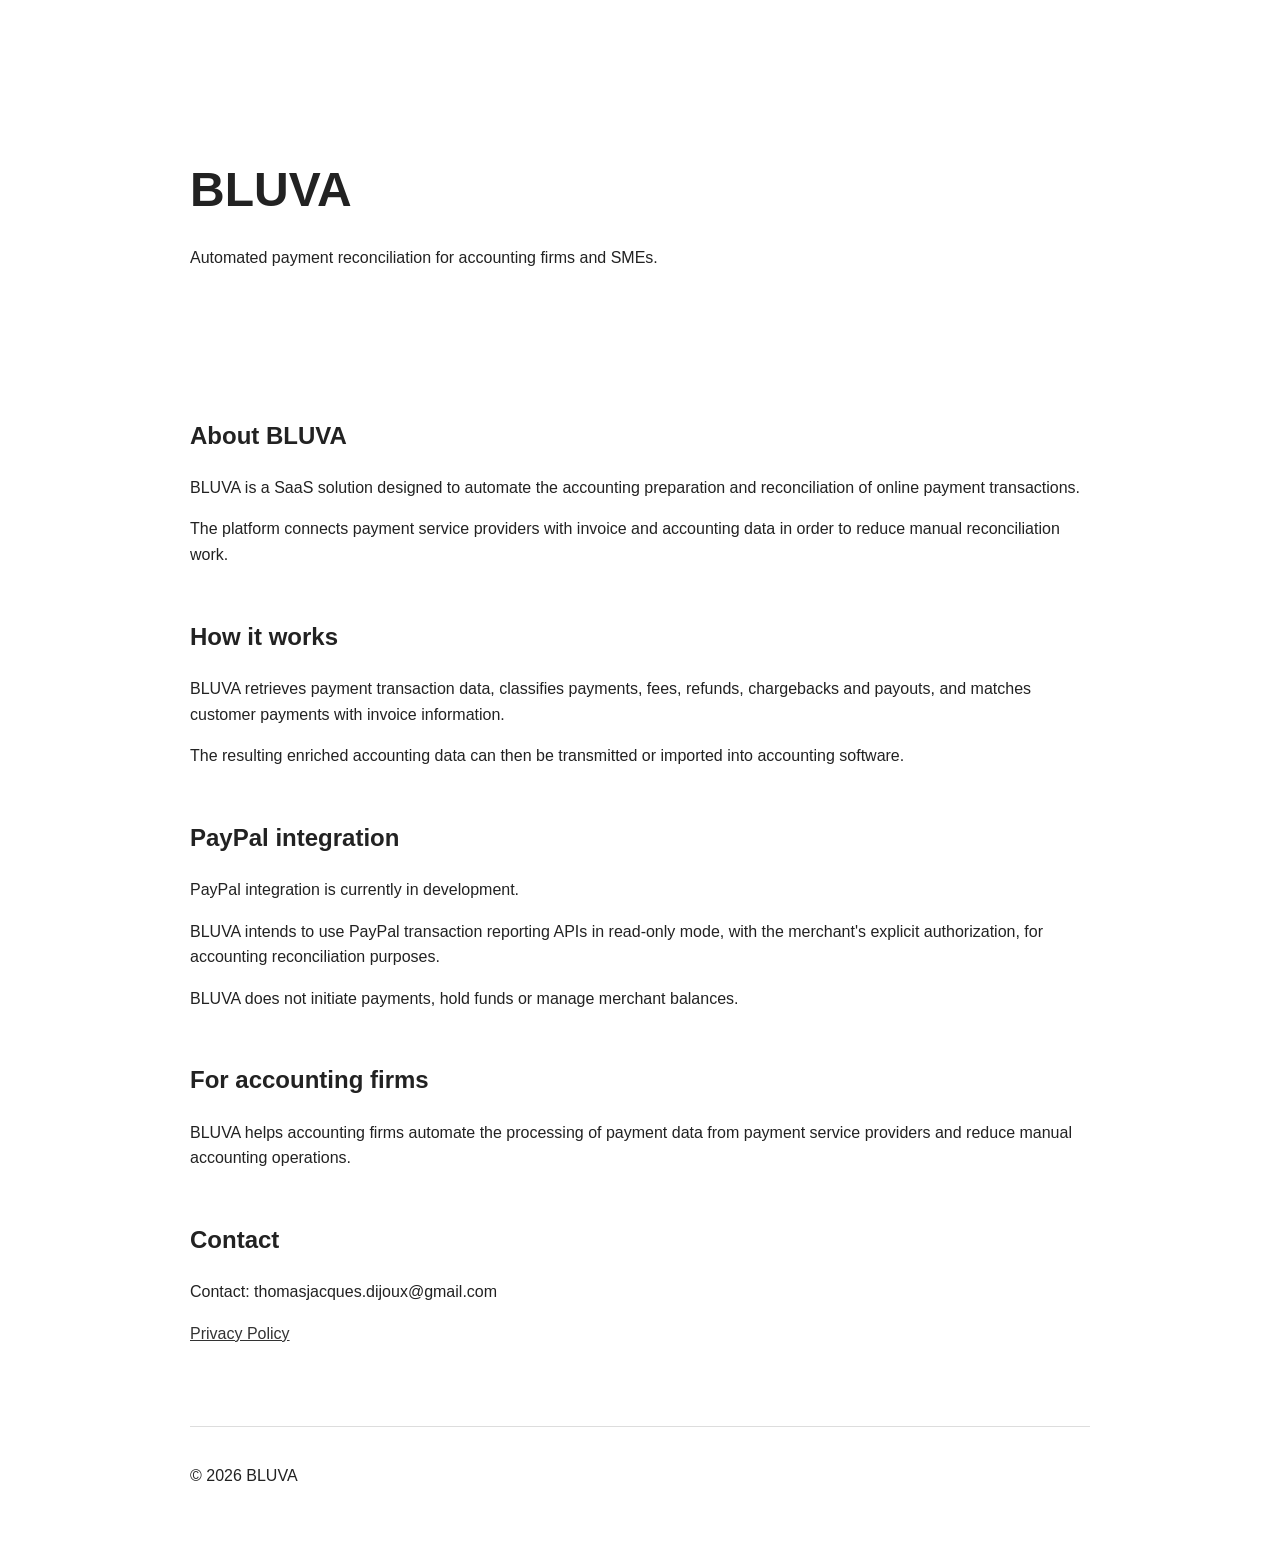
<file: index.html>
<!DOCTYPE html>
<html lang="en">
<head>
  <meta charset="UTF-8">
  <meta name="viewport" content="width=device-width, initial-scale=1.0">
  <title>BLUVA - Payment Reconciliation Automation</title>
  <link rel="stylesheet" href="style.css">
</head>

<body>

<header>
  <h1>BLUVA</h1>
  <p>Automated payment reconciliation for accounting firms and SMEs.</p>
</header>

<main>

  <section>
    <h2>About BLUVA</h2>

    <p>
      BLUVA is a SaaS solution designed to automate the accounting
      preparation and reconciliation of online payment transactions.
    </p>

    <p>
      The platform connects payment service providers with invoice
      and accounting data in order to reduce manual reconciliation work.
    </p>
  </section>

  <section>
    <h2>How it works</h2>

    <p>
      BLUVA retrieves payment transaction data, classifies payments,
      fees, refunds, chargebacks and payouts, and matches customer
      payments with invoice information.
    </p>

    <p>
      The resulting enriched accounting data can then be transmitted
      or imported into accounting software.
    </p>
  </section>

  <section>
    <h2>PayPal integration</h2>

    <p>
      PayPal integration is currently in development.
    </p>

    <p>
      BLUVA intends to use PayPal transaction reporting APIs in
      read-only mode, with the merchant's explicit authorization,
      for accounting reconciliation purposes.
    </p>

    <p>
      BLUVA does not initiate payments, hold funds or manage merchant
      balances.
    </p>
  </section>

  <section>
    <h2>For accounting firms</h2>

    <p>
      BLUVA helps accounting firms automate the processing of payment
      data from payment service providers and reduce manual accounting
      operations.
    </p>
  </section>

  <section>
    <h2>Contact</h2>

    <p>
      Contact: thomasjacques.dijoux@gmail.com
    </p>

    <p>
      <a href="privacy.html">Privacy Policy</a>
    </p>
  </section>

</main>

<footer>
  <p>© 2026 BLUVA</p>
</footer>

</body>
</html>
</file>
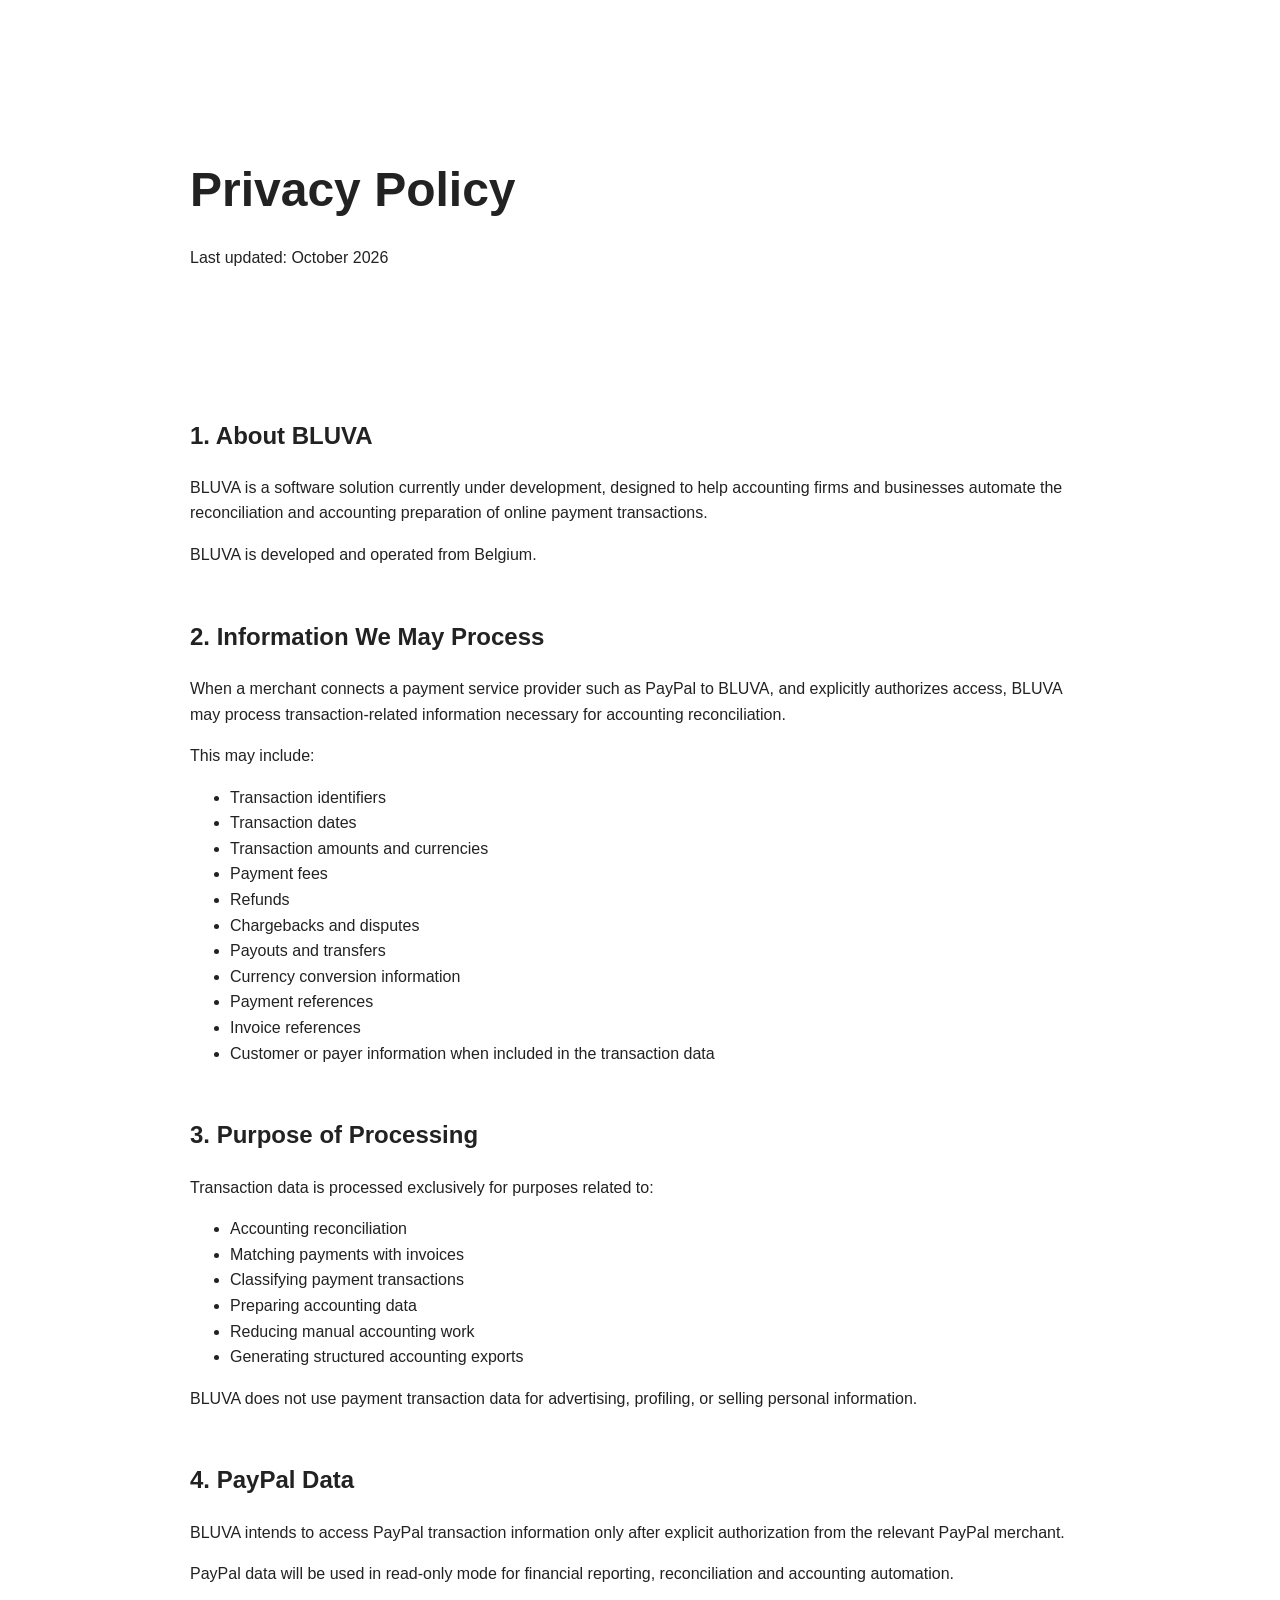
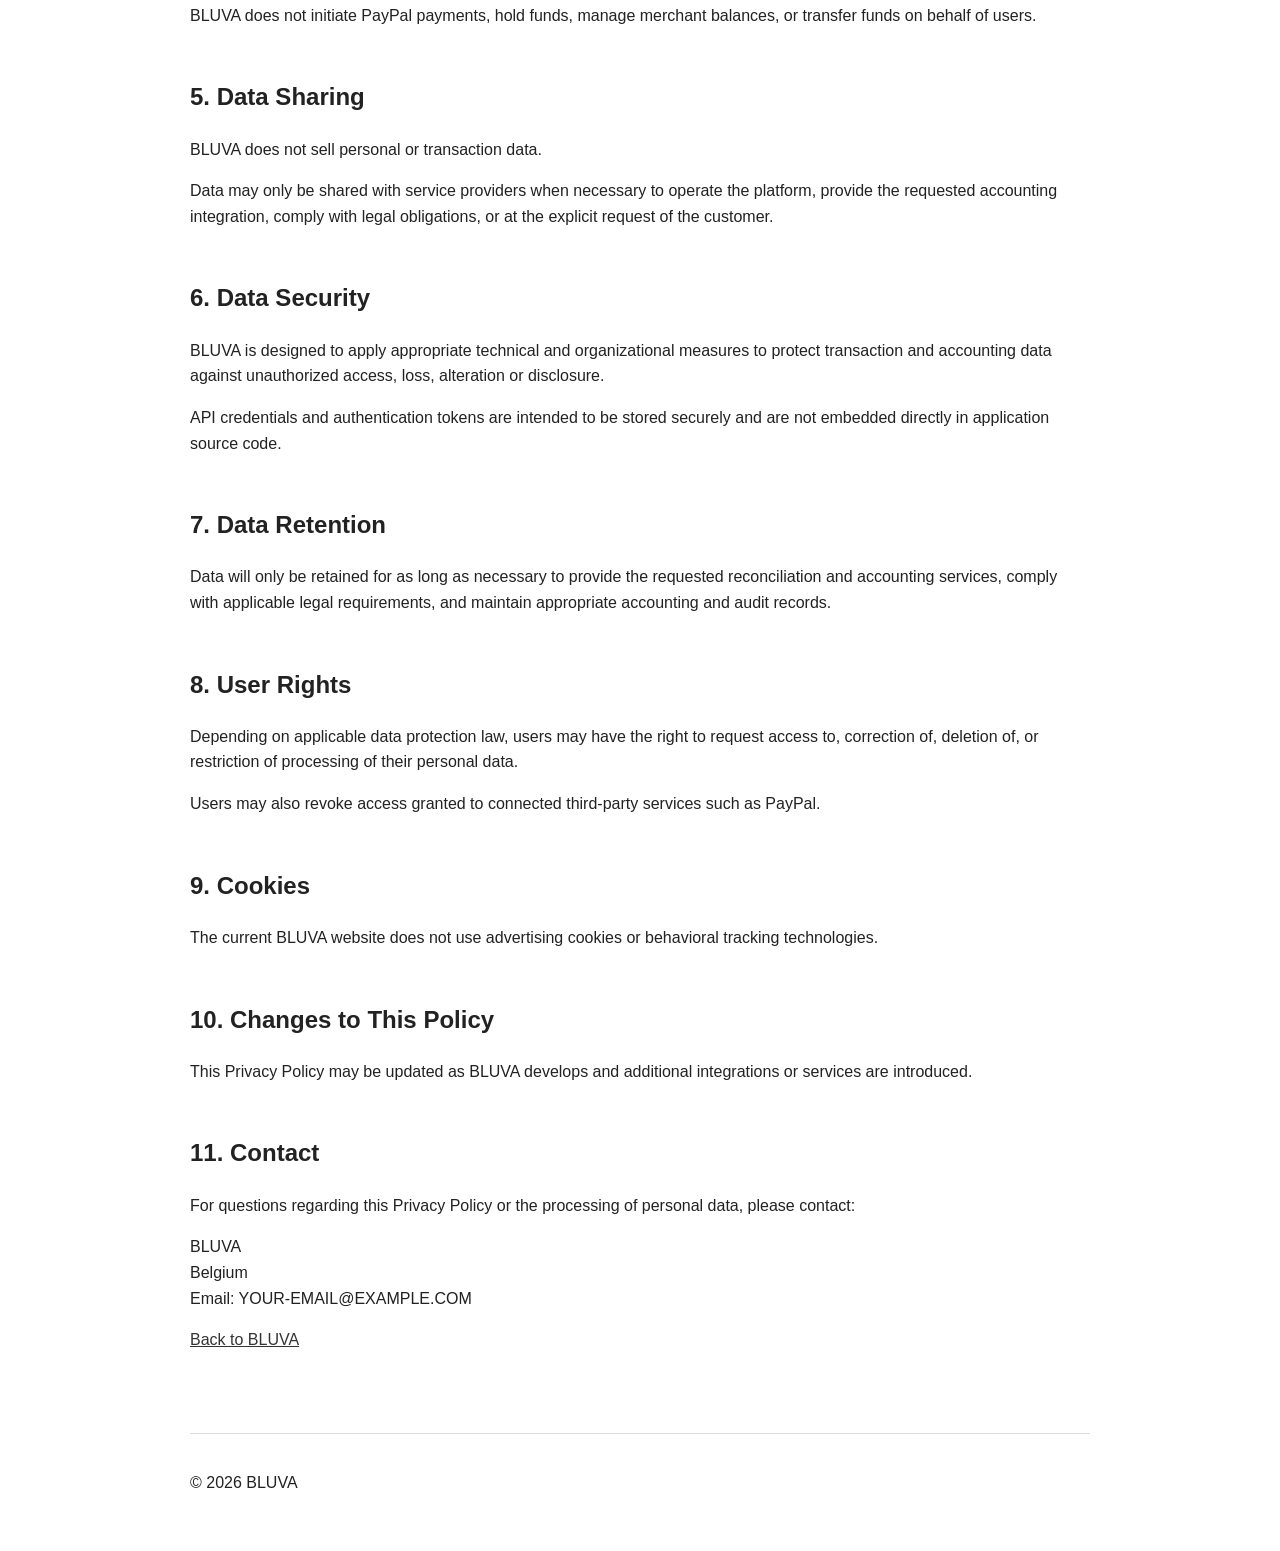
<file: privacy.html>
<!DOCTYPE html>
<html lang="en">
<head>
  <meta charset="UTF-8">
  <meta name="viewport" content="width=device-width, initial-scale=1.0">
  <title>Privacy Policy - BLUVA</title>
  <link rel="stylesheet" href="style.css">
</head>

<body>

<header>
  <h1>Privacy Policy</h1>
  <p>Last updated: October 2026</p>
</header>

<main>

  <section>
    <h2>1. About BLUVA</h2>

    <p>
      BLUVA is a software solution currently under development,
      designed to help accounting firms and businesses automate
      the reconciliation and accounting preparation of online
      payment transactions.
    </p>

    <p>
      BLUVA is developed and operated from Belgium.
    </p>
  </section>

  <section>
    <h2>2. Information We May Process</h2>

    <p>
      When a merchant connects a payment service provider such as
      PayPal to BLUVA, and explicitly authorizes access, BLUVA may
      process transaction-related information necessary for accounting
      reconciliation.
    </p>

    <p>This may include:</p>

    <ul>
      <li>Transaction identifiers</li>
      <li>Transaction dates</li>
      <li>Transaction amounts and currencies</li>
      <li>Payment fees</li>
      <li>Refunds</li>
      <li>Chargebacks and disputes</li>
      <li>Payouts and transfers</li>
      <li>Currency conversion information</li>
      <li>Payment references</li>
      <li>Invoice references</li>
      <li>Customer or payer information when included in the transaction data</li>
    </ul>
  </section>

  <section>
    <h2>3. Purpose of Processing</h2>

    <p>
      Transaction data is processed exclusively for purposes related to:
    </p>

    <ul>
      <li>Accounting reconciliation</li>
      <li>Matching payments with invoices</li>
      <li>Classifying payment transactions</li>
      <li>Preparing accounting data</li>
      <li>Reducing manual accounting work</li>
      <li>Generating structured accounting exports</li>
    </ul>

    <p>
      BLUVA does not use payment transaction data for advertising,
      profiling, or selling personal information.
    </p>
  </section>

  <section>
    <h2>4. PayPal Data</h2>

    <p>
      BLUVA intends to access PayPal transaction information only
      after explicit authorization from the relevant PayPal merchant.
    </p>

    <p>
      PayPal data will be used in read-only mode for financial
      reporting, reconciliation and accounting automation.
    </p>

    <p>
      BLUVA does not initiate PayPal payments, hold funds,
      manage merchant balances, or transfer funds on behalf of users.
    </p>
  </section>

  <section>
    <h2>5. Data Sharing</h2>

    <p>
      BLUVA does not sell personal or transaction data.
    </p>

    <p>
      Data may only be shared with service providers when necessary
      to operate the platform, provide the requested accounting
      integration, comply with legal obligations, or at the explicit
      request of the customer.
    </p>
  </section>

  <section>
    <h2>6. Data Security</h2>

    <p>
      BLUVA is designed to apply appropriate technical and
      organizational measures to protect transaction and accounting
      data against unauthorized access, loss, alteration or disclosure.
    </p>

    <p>
      API credentials and authentication tokens are intended to be
      stored securely and are not embedded directly in application
      source code.
    </p>
  </section>

  <section>
    <h2>7. Data Retention</h2>

    <p>
      Data will only be retained for as long as necessary to provide
      the requested reconciliation and accounting services, comply with
      applicable legal requirements, and maintain appropriate accounting
      and audit records.
    </p>
  </section>

  <section>
    <h2>8. User Rights</h2>

    <p>
      Depending on applicable data protection law, users may have the
      right to request access to, correction of, deletion of, or
      restriction of processing of their personal data.
    </p>

    <p>
      Users may also revoke access granted to connected third-party
      services such as PayPal.
    </p>
  </section>

  <section>
    <h2>9. Cookies</h2>

    <p>
      The current BLUVA website does not use advertising cookies
      or behavioral tracking technologies.
    </p>
  </section>

  <section>
    <h2>10. Changes to This Policy</h2>

    <p>
      This Privacy Policy may be updated as BLUVA develops and
      additional integrations or services are introduced.
    </p>
  </section>

  <section>
    <h2>11. Contact</h2>

    <p>
      For questions regarding this Privacy Policy or the processing
      of personal data, please contact:
    </p>

    <p>
      BLUVA<br>
      Belgium<br>
      Email: YOUR-EMAIL@EXAMPLE.COM
    </p>

    <p>
      <a href="index.html">Back to BLUVA</a>
    </p>
  </section>

</main>

<footer>
  <p>© 2026 BLUVA</p>
</footer>

</body>
</html>
</file>
<file: style.css>
body {
    font-family: Arial, sans-serif;
    max-width: 900px;
    margin: auto;
    padding: 40px 20px;
    line-height: 1.6;
    color: #222;
}

header {
    padding: 80px 0;
}

h1 {
    font-size: 48px;
    margin-bottom: 10px;
}

h2 {
    margin-top: 50px;
}

section {
    margin-bottom: 40px;
}

a {
    color: #333;
}

footer {
    margin-top: 80px;
    padding-top: 20px;
    border-top: 1px solid #ddd;
}
</file>
